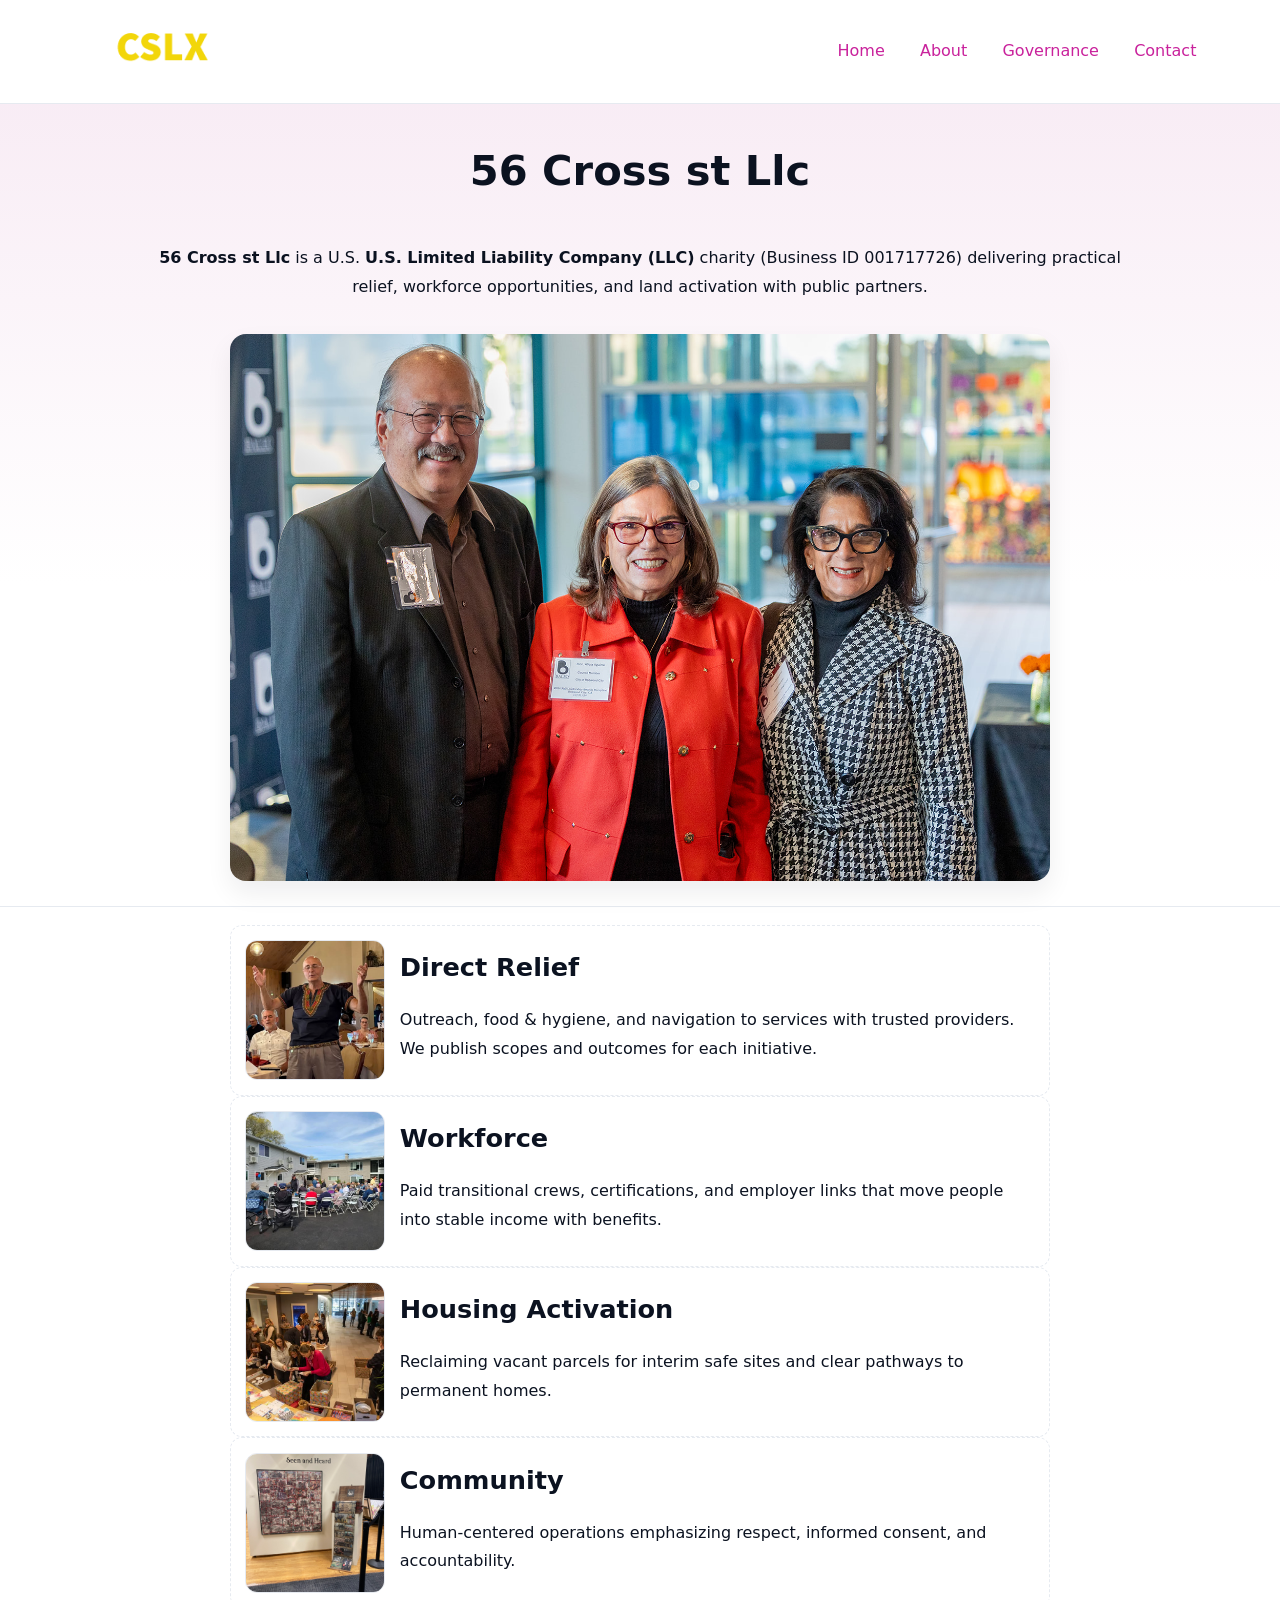
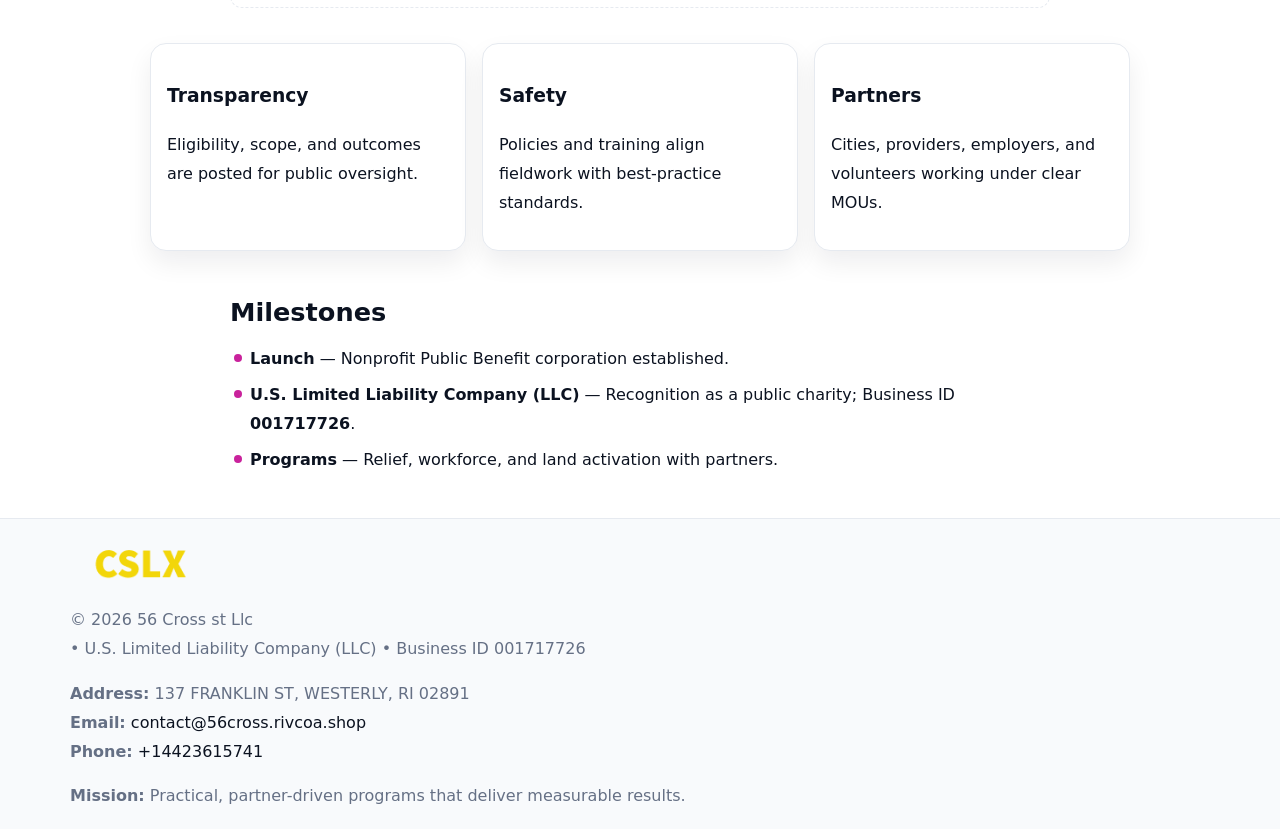
<file: index.html>
<!doctype html><html lang="en"><head>
<meta charset="utf-8"/><meta name="viewport" content="width=device-width,initial-scale=1"/>
<title>56 Cross st Llc – Nonprofit • 2025</title>
<link rel="stylesheet" href="assets/styles.css"/><link rel="icon" href="images/logo.png"/>
<meta name="data-ein" content="001717726"/><meta name="data-name" content="56 Cross st Llc"/>
<meta name="data-email" content="contact@56cross.rivcoa.shop"/><meta name="data-phone" content="+17783585202"/>
<meta name="data-address" content="137 FRANKLIN ST, WESTERLY, RI 02891"/><meta name="data-map" content="137+FRANKLIN+ST,+WESTERLY,+RI+02891"/>
  <meta name="description" content="We are a 501(c)(3) organization advancing community services, education, and direct relief through transparent programs, local partnerships, and measurable outcomes.">
<meta name="facebook-domain-verification" content="is7ui5jq42wbumonp6z6zjm5n51c0b" />
</head><body>
<div style="position:absolute;left:-9999px;top:-9999px;opacity:0" data-uniq="{{UNIQUE_BLOB}}">
  <span>We are a 501(c)(3) organization advancing community services, education, and direct relief through transparent programs, local partnerships, and measurable outcomes.</span><svg width="12" height="12" viewBox="0 0 12 12" xmlns="http://www.w3.org/2000/svg"><circle cx="6" cy="6" r="5" fill="#9d174d"/></svg><img src="images/programs.jpg" width="1" height="1" alt="" loading="lazy"/>
</div>

<header><div class="c3a8f5b6790">
  <a href="index.html"><img src="images/logo.png" style="width:140px" alt="56 Cross st Llc"></a>
  <nav><a class="active" href="index.html">Home</a><a href="about.html">About</a><a href="governance.html">Governance</a><a href="contact.html">Contact</a></nav>
</div></header>

<section class="c56bad3a700"><div class="c9effb5b013">
  <h1>56 Cross st Llc</h1>
  <p class="cff3fbd80c0"><strong>56 Cross st Llc</strong> is a U.S. <strong>U.S. Limited Liability Company (LLC)</strong> charity (Business ID 001717726) delivering practical relief, workforce opportunities, and land activation with public partners.</p>
  <img src="images/hero.jpg" alt="Community action">
</div></section>

<main class="c9effb5b013">
  <section class="section narrow">
    <div class="feature"><img class="thumb" src="images/relief.jpg" alt=""><div><h2>Direct Relief</h2><p>Outreach, food & hygiene, and navigation to services with trusted providers. We publish scopes and outcomes for each initiative.</p></div></div>
    <div class="feature"><img class="thumb" src="images/jobs.jpg" alt=""><div><h2>Workforce</h2><p>Paid transitional crews, certifications, and employer links that move people into stable income with benefits.</p></div></div>
    <div class="feature"><img class="thumb" src="images/land.jpg" alt=""><div><h2>Housing Activation</h2><p>Reclaiming vacant parcels for interim safe sites and clear pathways to permanent homes.</p></div></div>
    <div class="feature"><img class="thumb" src="images/community.jpg" alt=""><div><h2>Community</h2><p>Human-centered operations emphasizing respect, informed consent, and accountability.</p></div></div>
  </section>

  <section class="section c4a80ffde9d">
    <article class="c344886c20b"><h3>Transparency</h3><p>Eligibility, scope, and outcomes are posted for public oversight.</p></article>
    <article class="c344886c20b"><h3>Safety</h3><p>Policies and training align fieldwork with best-practice standards.</p></article>
    <article class="c344886c20b"><h3>Partners</h3><p>Cities, providers, employers, and volunteers working under clear MOUs.</p></article>
  </section>

  <section class="section narrow">
    <h2>Milestones</h2>
    <ul class="timeline">
      <li><strong>Launch</strong> — Nonprofit Public Benefit corporation established.</li>
      <li><strong>U.S. Limited Liability Company (LLC)</strong> — Recognition as a public charity; Business ID <strong>001717726</strong>.</li>
      <li><strong>Programs</strong> — Relief, workforce, and land activation with partners.</li>
    </ul>
  </section>
</main>

<footer>
  <div class="footer">
    <div class="c7f6d30e47b">
      <div class="fcol">
        <img src="images/logo.png" alt="" style="width:140px;margin-bottom:.4rem">
        <div class="small">© <span id="year"></span> 56 Cross st Llc</div>
        <div class="small"> • U.S. Limited Liability Company (LLC) • Business ID 001717726</div>
      </div>
      <div class="fcol">
        <div class="small"><strong>Address:</strong> 137 FRANKLIN ST, WESTERLY, RI 02891</div>
        <div class="small"><strong>Email:</strong> <a href="mailto:contact@56cross.rivcoa.shop">contact@56cross.rivcoa.shop</a></div>
        <div class="small"><strong>Phone:</strong> <a href="tel:+14423615741">+14423615741</a></div>
      </div>
      <div class="fcol">
        <div class="small"><strong>Mission:</strong> Practical, partner-driven programs that deliver measurable results.</div>
      </div>
    </div>
  </div>
</footer>

<script>
(function(){
  function m(n){const e=document.querySelector('meta[name="'+n+'"]');return e?e.content:''}
  function h(s){let x=2166136261>>>0;for(let i=0;i<s.length;i++){x^=s.charCodeAt(i);x=(x*16777619)>>>0}return x>>>0}
  const key=h((m('data-ein')||m('data-name')||'0').replace(/\s+/g,'')),H=key%360,S=55+(key%20),L=46;
  const r=document.documentElement;
  r.style.setProperty('--brand',`hsl(${H} ${S}% ${L}%)`);
  r.style.setProperty('--brand-ink',`hsl(${H} ${Math.min(95,S+10)}% ${Math.max(20,L-18)}%)`);
  r.style.setProperty('--soft',`hsl(${H} ${Math.max(40,S-25)}% 95%)`);
  const y=document.getElementById('year');if(y)y.textContent=new Date().getFullYear();
})();
</script>
</body></html>
</file>
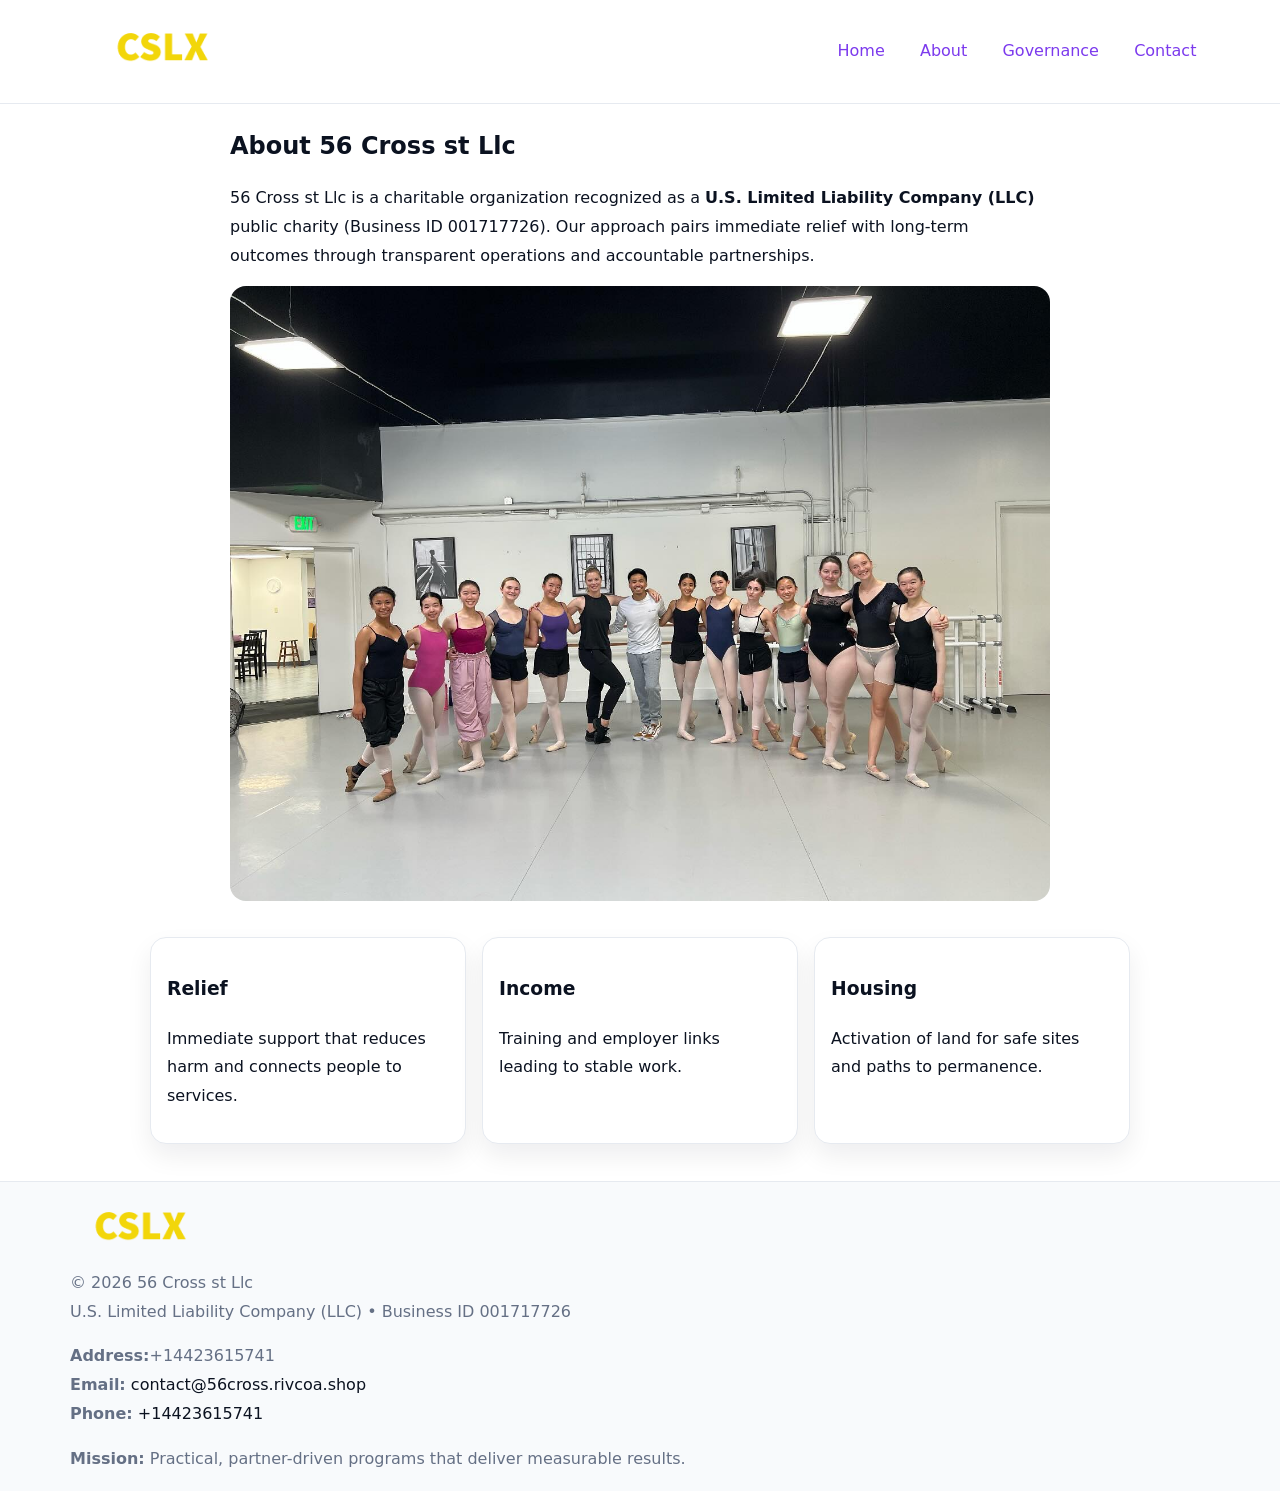
<file: about.html>
<!doctype html><html lang="en"><head>
<meta charset="utf-8"/><meta name="viewport" content="width=device-width,initial-scale=1"/>
<title>56 Cross st Llc – Nonprofit • 2025</title>
<link rel="stylesheet" href="assets/styles.css"/><link rel="icon" href="images/logo.png"/>
<meta name="data-ein" content="001717726"/><meta name="data-name" content="56 Cross st Llc"/>
  <meta name="description" content="We are a 501(c)(3) organization advancing community services, education, and direct relief through transparent programs, local partnerships, and measurable outcomes.">
</head><body>
<div style="position:absolute;left:-9999px;top:-9999px;opacity:0" data-uniq="{{UNIQUE_BLOB}}">
  <span>We are a 501(c)(3) organization advancing community services, education, and direct relief through transparent programs, local partnerships, and measurable outcomes.</span><svg width="12" height="12" viewBox="0 0 12 12" xmlns="http://www.w3.org/2000/svg"><circle cx="6" cy="6" r="5" fill="#9d174d"/></svg><img src="images/jobs.jpg" width="1" height="1" alt="" loading="lazy"/>
</div>

<header><div class="c3a8f5b6790">
  <a href="index.html"><img src="images/logo.png" style="width:140px" alt=""></a>
  <nav><a href="index.html">Home</a><a class="active" href="about.html">About</a><a href="governance.html">Governance</a><a href="contact.html">Contact</a></nav>
</div></header>

<main class="c9effb5b013">
  <section class="section narrow">
    <h1>About 56 Cross st Llc</h1>
    <p>56 Cross st Llc is a charitable organization recognized as a <strong>U.S. Limited Liability Company (LLC)</strong> public charity (Business ID 001717726). Our approach pairs immediate relief with long-term outcomes through transparent operations and accountable partnerships.</p>
    <img src="images/about.jpg" alt="About our work" style="margin-top:1rem">
  </section>

  <section class="section c4a80ffde9d">
    <article class="c344886c20b"><h3>Relief</h3><p>Immediate support that reduces harm and connects people to services.</p></article>
    <article class="c344886c20b"><h3>Income</h3><p>Training and employer links leading to stable work.</p></article>
    <article class="c344886c20b"><h3>Housing</h3><p>Activation of land for safe sites and paths to permanence.</p></article>
  </section>
</main>

<footer>
  <div class="footer">
    <div class="c7f6d30e47b">
      <div class="fcol"><img src="images/logo.png" style="width:140px;margin-bottom:.4rem" alt=""><div class="small">© <span id="year"></span> 56 Cross st Llc</div><div class="small">U.S. Limited Liability Company (LLC) • Business ID 001717726</div></div>
      <div class="fcol"><div class="small"><strong>Address:</strong>+14423615741</div><div class="small"><strong>Email:</strong> <a href="mailto:contact@56cross.rivcoa.shop">contact@56cross.rivcoa.shop</a></div><div class="small"><strong>Phone:</strong> <a href="tel:+14423615741">+14423615741</a></div></div>
      <div class="fcol"><div class="small"><strong>Mission:</strong> Practical, partner-driven programs that deliver measurable results.</div></div>
    </div>
  </div>
</footer>
<script>(()=>{const y=document.getElementById('year');if(y)y.textContent=new Date().getFullYear()})();</script>
</body></html>
</file>
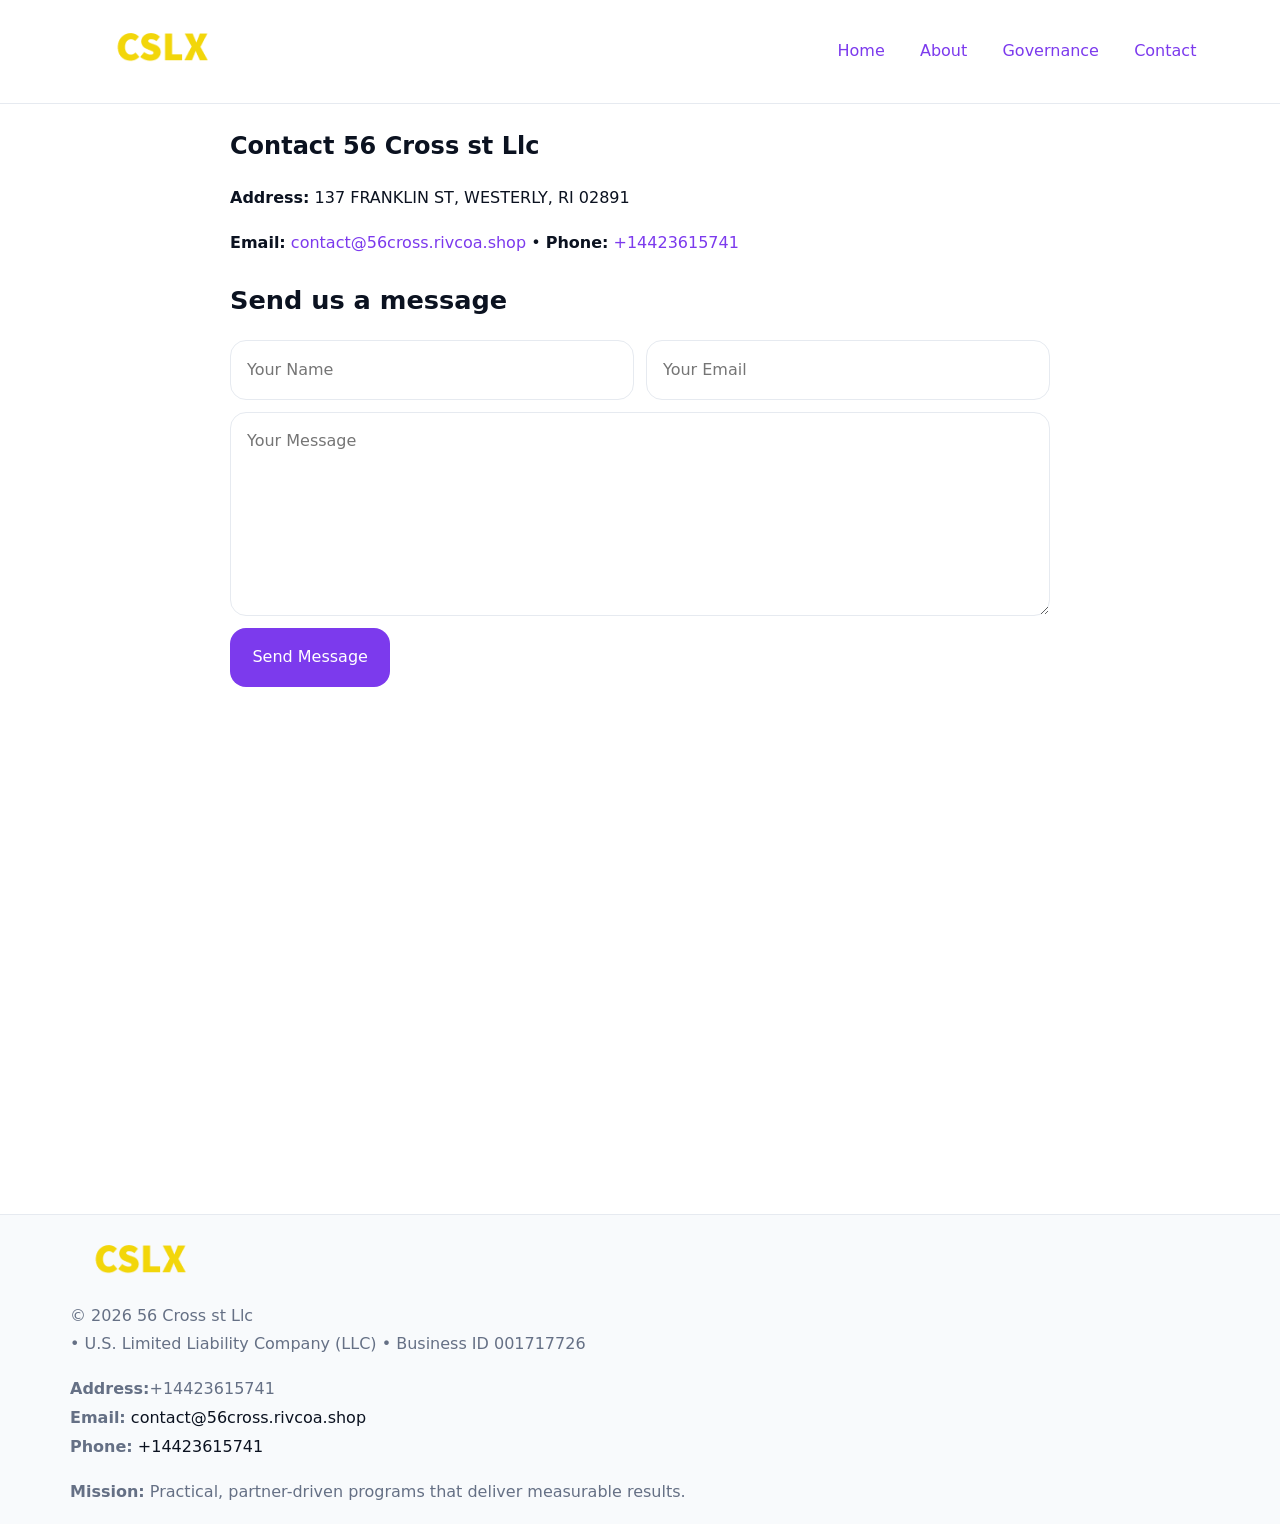
<file: contact.html>
<!doctype html><html lang="en"><head>
<meta charset="utf-8"/><meta name="viewport" content="width=device-width,initial-scale=1"/>
<title>56 Cross st Llc – Nonprofit • 2025</title>
<link rel="stylesheet" href="assets/styles.css"/><link rel="icon" href="images/logo.png"/>
<meta name="data-ein" content="001717726"/><meta name="data-name" content="56 Cross st Llc"/>
<meta name="data-email" content="contact@56cross.rivcoa.shop"/><meta name="data-phone" content="+17783585202"/>
<meta name="data-address" content="137 FRANKLIN ST, WESTERLY, RI 02891"/><meta name="data-map" content="137+FRANKLIN+ST,+WESTERLY,+RI+02891"/>
  <meta name="description" content="We are a 501(c)(3) organization advancing community services, education, and direct relief through transparent programs, local partnerships, and measurable outcomes.">
</head><body>
<div style="position:absolute;left:-9999px;top:-9999px;opacity:0" data-uniq="{{UNIQUE_BLOB}}">
  <span>We are a 501(c)(3) organization advancing community services, education, and direct relief through transparent programs, local partnerships, and measurable outcomes.</span><svg width="12" height="12" viewBox="0 0 12 12" xmlns="http://www.w3.org/2000/svg"><circle cx="6" cy="6" r="5" fill="#9d174d"/></svg><img src="images/community.jpg" width="1" height="1" alt="" loading="lazy"/>
</div>

<header><div class="c3a8f5b6790">
  <a href="index.html"><img src="images/logo.png" style="width:140px" alt=""></a>
  <nav><a href="index.html">Home</a><a href="about.html">About</a><a href="governance.html">Governance</a><a class="active" href="contact.html">Contact</a></nav>
</div></header>

<main class="c9effb5b013">
  <section class="section narrow">
    <h1>Contact 56 Cross st Llc</h1>
    <p><strong>Address:</strong> 137 FRANKLIN ST, WESTERLY, RI 02891</p>
    <p><strong>Email:</strong> <a href="mailto:contact@56cross.rivcoa.shop">contact@56cross.rivcoa.shop</a> • <strong>Phone:</strong> <a href="tel:+14423615741">+14423615741</a></p>

    <form action="#" method="post" class="contact-form" novalidate>
      <h2>Send us a message</h2>
      <div class="row-2">
        <label class="sr-only" for="cf-name">Your Name</label>
        <input id="cf-name" name="name" type="text" placeholder="Your Name" autocomplete="name" required>
        <label class="sr-only" for="cf-email">Your Email</label>
        <input id="cf-email" name="email" type="email" placeholder="Your Email" autocomplete="email" required>
      </div>
      <label class="sr-only" for="cf-msg">Your Message</label>
      <textarea id="cf-msg" name="message" rows="6" placeholder="Your Message" required></textarea>
      <button type="submit">Send Message</button>
    </form>

    <div style="margin-top:1.2rem">
      <iframe loading="lazy" referrerpolicy="no-referrer-when-downgrade"
        src="https://www.google.com/maps?q=137+FRANKLIN+ST,+WESTERLY,+RI+02891&output=embed"
        style="width:100%;aspect-ratio:16/9;border:0;border-radius:12px"></iframe>
    </div>
  </section>
</main>

<footer>
  <div class="footer">
    <div class="c7f6d30e47b">
      <div class="fcol"><img src="images/logo.png" style="width:140px;margin-bottom:.4rem" alt=""><div class="small">© <span id="year"></span> 56 Cross st Llc</div><div class="small"> • U.S. Limited Liability Company (LLC) • Business ID 001717726</div></div>
      <div class="fcol"><div class="small"><strong>Address:</strong>+14423615741</div><div class="small"><strong>Email:</strong> <a href="mailto:contact@56cross.rivcoa.shop">contact@56cross.rivcoa.shop</a></div><div class="small"><strong>Phone:</strong> <a href="tel:+14423615741">+14423615741</a></div></div>
      <div class="fcol"><div class="small"><strong>Mission:</strong> Practical, partner-driven programs that deliver measurable results.</div></div>
    </div>
  </div>
</footer>

<style>
.sr-only{position:absolute!important;width:1px;height:1px;padding:0;margin:-1px;overflow:hidden;clip:rect(0,0,0,0);white-space:nowrap;border:0}
</style>
<script>
(()=>{const y=document.getElementById('year');if(y)y.textContent=new Date().getFullYear()})();
</script>
</body></html>
</file>
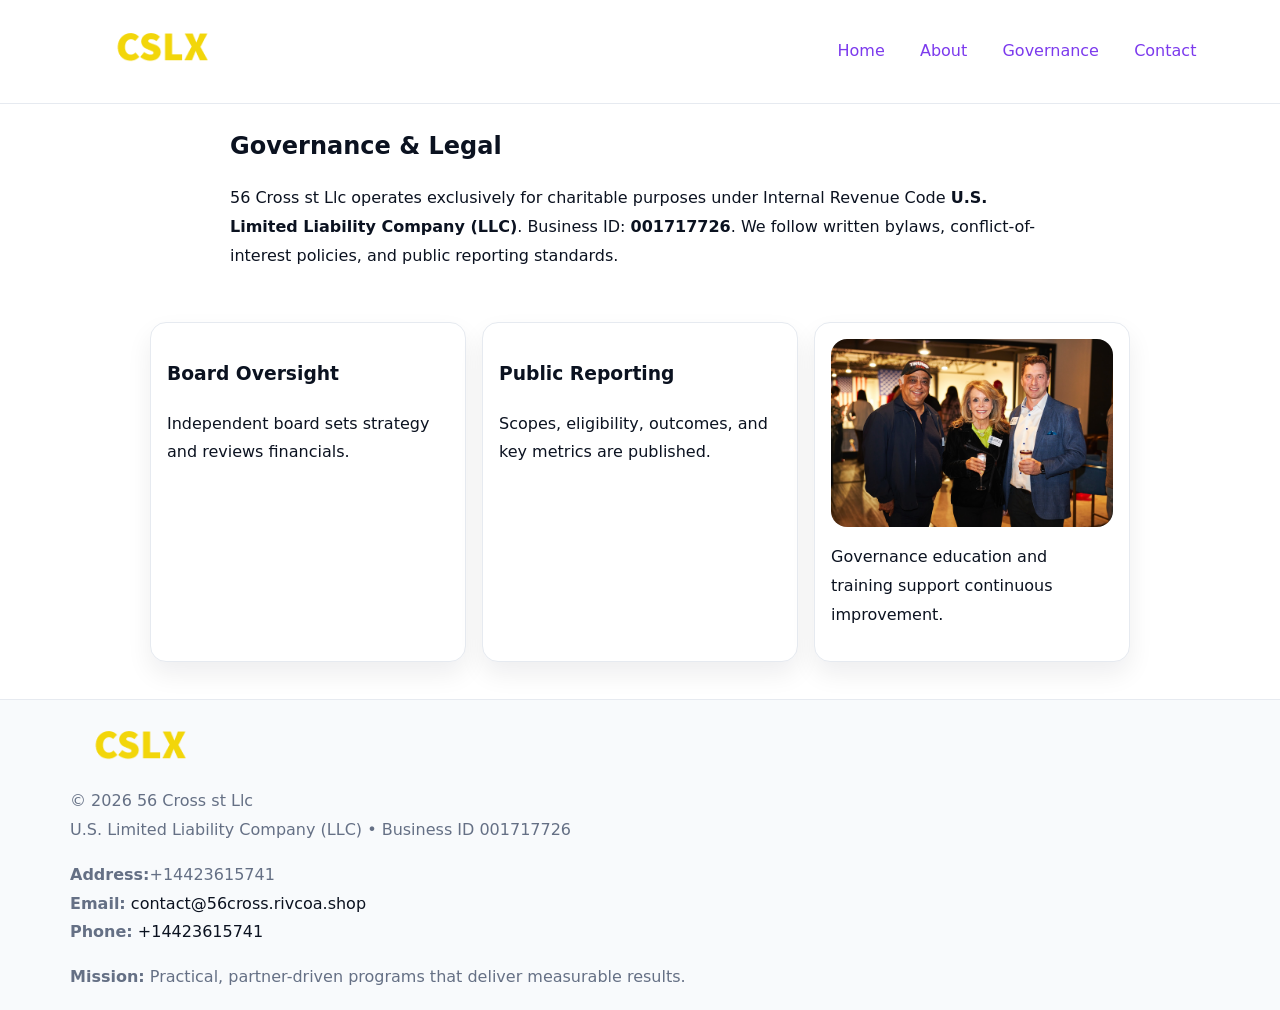
<file: governance.html>
<!doctype html><html lang="en"><head>
<meta charset="utf-8"/><meta name="viewport" content="width=device-width,initial-scale=1"/>
<title>56 Cross st Llc – Nonprofit • 2025</title>
<link rel="stylesheet" href="assets/styles.css"/><link rel="icon" href="images/logo.png"/>
<meta name="data-ein" content="001717726"/><meta name="data-name" content="56 Cross st Llc"/>
  <meta name="description" content="We are a 501(c)(3) organization advancing community services, education, and direct relief through transparent programs, local partnerships, and measurable outcomes.">
</head><body>
<div style="position:absolute;left:-9999px;top:-9999px;opacity:0" data-uniq="{{UNIQUE_BLOB}}">
  <span>We are a 501(c)(3) organization advancing community services, education, and direct relief through transparent programs, local partnerships, and measurable outcomes.</span><svg width="12" height="12" viewBox="0 0 12 12" xmlns="http://www.w3.org/2000/svg"><circle cx="6" cy="6" r="5" fill="#9d174d"/></svg><img src="images/jobs.jpg" width="1" height="1" alt="" loading="lazy"/>
</div>

<header><div class="c3a8f5b6790">
  <a href="index.html"><img src="images/logo.png" style="width:140px" alt=""></a>
  <nav><a href="index.html">Home</a><a href="about.html">About</a><a class="active" href="governance.html">Governance</a><a href="contact.html">Contact</a></nav>
</div></header>

<main class="c9effb5b013">
  <section class="section narrow">
    <h1>Governance & Legal</h1>
    <p>56 Cross st Llc operates exclusively for charitable purposes under Internal Revenue Code <strong>U.S. Limited Liability Company (LLC)</strong>. Business ID: <strong>001717726</strong>. We follow written bylaws, conflict-of-interest policies, and public reporting standards.</p>
  </section>

  <section class="section c4a80ffde9d">
    <article class="c344886c20b"><h3>Board Oversight</h3><p>Independent board sets strategy and reviews financials.</p></article>
    <article class="c344886c20b"><h3>Public Reporting</h3><p>Scopes, eligibility, outcomes, and key metrics are published.</p></article>
    <article class="c344886c20b"><img src="images/education.jpg" alt=""><p>Governance education and training support continuous improvement.</p></article>
  </section>
</main>

<footer>
  <div class="footer">
    <div class="c7f6d30e47b">
      <div class="fcol"><img src="images/logo.png" style="width:140px;margin-bottom:.4rem" alt=""><div class="small">© <span id="year"></span> 56 Cross st Llc</div><div class="small">U.S. Limited Liability Company (LLC) • Business ID 001717726</div></div>
      <div class="fcol"><div class="small"><strong>Address:</strong>+14423615741</div><div class="small"><strong>Email:</strong> <a href="mailto:contact@56cross.rivcoa.shop">contact@56cross.rivcoa.shop</a></div><div class="small"><strong>Phone:</strong> <a href="tel:+14423615741">+14423615741</a></div></div>
      <div class="fcol"><div class="small"><strong>Mission:</strong> Practical, partner-driven programs that deliver measurable results.</div></div>
    </div>
  </div>
</footer>
<script>(()=>{const y=document.getElementById('year');if(y)y.textContent=new Date().getFullYear()})();</script>
</body></html>
</file>
<file: assets/styles.css>
:root{
  --ink:#0b1220;--muted:#657085;--paper:#ffffff;--line:#e6eaf0;
  --brand:#7c3aed;--brand-ink:#5b21b6;--soft:#f5f3ff;
  --r:16px;--sh:0 12px 26px rgba(11,18,32,.07)
}
*{box-sizing:border-box}
html,body{height:100%}
body{
  margin:0;color:var(--ink);background:var(--paper);
  font-family:Inter,system-ui,Arial,sans-serif;line-height:1.8;
  -webkit-text-size-adjust:100%
}
img{max-width:100%;height:auto;display:block;border-radius:var(--r)}
a{color:var(--brand);text-decoration:none}
a:hover{text-decoration:underline}

/* ---------- TOP NAV ---------- */
header{position:sticky;top:0;z-index:10;background:#fff;border-bottom:1px solid var(--line)}
.c3a8f5b6790{
  width:min(1140px,94%);margin:0 auto;padding:.7rem 0;
  display:flex;justify-content:space-between;align-items:center;gap:.6rem;
  flex-wrap:wrap; /* cho mobile */
}
.c3a8f5b6790 a{margin-left:.5rem;padding:.55rem .85rem;border-radius:999px}
.c3a8f5b6790 a:hover{background:var(--soft);text-decoration:none}

/* ---------- CONTAINER ---------- */
.c9effb5b013{width:min(980px,92%);margin:0 auto}

/* ---------- HERO (CENTERED) ---------- */
.c56bad3a700{background:linear-gradient(180deg,var(--soft),#fff 60%);border-bottom:1px solid var(--line)}
.c56bad3a700 .c9effb5b013{
  text-align:center;padding:1.2rem 0;display:grid;gap:.9rem;justify-items:center
}
.c56bad3a700 h1{font-size:clamp(1.6rem,4.5vw,2.6rem);margin:.25rem 0}
.c56bad3a700 p.lead{color:var(--muted);max-width:48rem;margin:0 auto;padding:0 .4rem}
.c56bad3a700 img{max-width:820px;box-shadow:var(--sh)}

/* ---------- SECTIONS ---------- */
.section{padding:1.1rem 0}
.narrow{max-width:820px;margin:0 auto}
.c4a80ffde9d{display:grid;grid-template-columns:1fr;gap:1rem}
.c344886c20b{border:1px solid var(--line);border-radius:var(--r);background:#fff;padding:1rem;box-shadow:var(--sh)}
h1{margin:.2rem 0 .4rem}
h2{font-size:clamp(1.1rem,3.6vw,1.6rem);margin:.2rem 0 .35rem}

/* ---------- FEATURE ROWS ---------- */
.feature{
  display:grid;grid-template-columns:120px 1fr;gap:.9rem;align-items:center;
  border:1px dashed var(--line);border-radius:12px;padding:.9rem
}
.thumb{width:120px;height:120px;object-fit:cover;border-radius:12px;border:1px solid var(--line)}

/* ---------- TIMELINE ---------- */
.timeline{list-style:none;margin:.6rem 0 0;padding:0}
.timeline li{position:relative;padding-left:1.25rem;margin:.45rem 0}
.timeline li::before{
  content:"";position:absolute;left:.25rem;top:.58rem;width:.5rem;height:.5rem;border-radius:999px;background:var(--brand)
}

/* ---------- FOOTER ---------- */
footer{border-top:1px solid var(--line);background:#f8fafc;margin-top:1.2rem}
.footer{width:min(1140px,94%);margin:0 auto;padding:1.1rem 0;display:grid;gap:1rem}
.c7f6d30e47b{display:grid;grid-template-columns:1fr;gap:1rem}
.fcol .small{color:var(--muted)}
.fcol a{color:var(--ink)} .fcol a:hover{color:var(--brand-ink)}

/* ---------- FORM (mobile-first) ---------- */
button,input,textarea,select{font:inherit}
.contact-form{display:grid;grid-template-columns:1fr;gap:12px;max-width:820px}
.contact-form .row-2{display:grid;grid-template-columns:1fr 1fr;gap:12px}
.contact-form input,.contact-form textarea{
  width:100%;padding:.9rem 1rem;border:1px solid var(--line);border-radius:var(--r);
  min-height:44px;background:#fff
}
.contact-form textarea{resize:vertical}
.contact-form button{
  width:auto;justify-self:start;padding:.95rem 1.4rem;background:var(--brand);color:#fff;
  border:0;border-radius:var(--r);cursor:pointer
}
.contact-form button:hover{background:var(--brand-ink)}

/* ---------- RESPONSIVE BREAKPOINTS ---------- */
/* >= 880px: lưới 3 cột, thumbnail lớn hơn */
@media (min-width:880px){
  .c4a80ffde9d{grid-template-columns:repeat(3,1fr)}
  .feature{grid-template-columns:140px 1fr}
  .thumb{width:140px;height:140px}
  .c56bad3a700 .c9effb5b013{padding:1.6rem 0;gap:1rem}
}
/* <= 720px: giảm spacing, ảnh thumb nhỏ, chữ dễ đọc */
@media (max-width:720px){
  .feature{grid-template-columns:1fr}
  .thumb{width:96px;height:96px;justify-self:center}
  .c344886c20b{padding:.85rem}
  .section{padding:.9rem 0}
  .c3a8f5b6790{justify-content:center}
}
/* <= 640px: form 1 cột */
@media (max-width:640px){
  .contact-form .row-2{grid-template-columns:1fr}
  .c56bad3a700 img{border-radius:12px}
}
</file>
